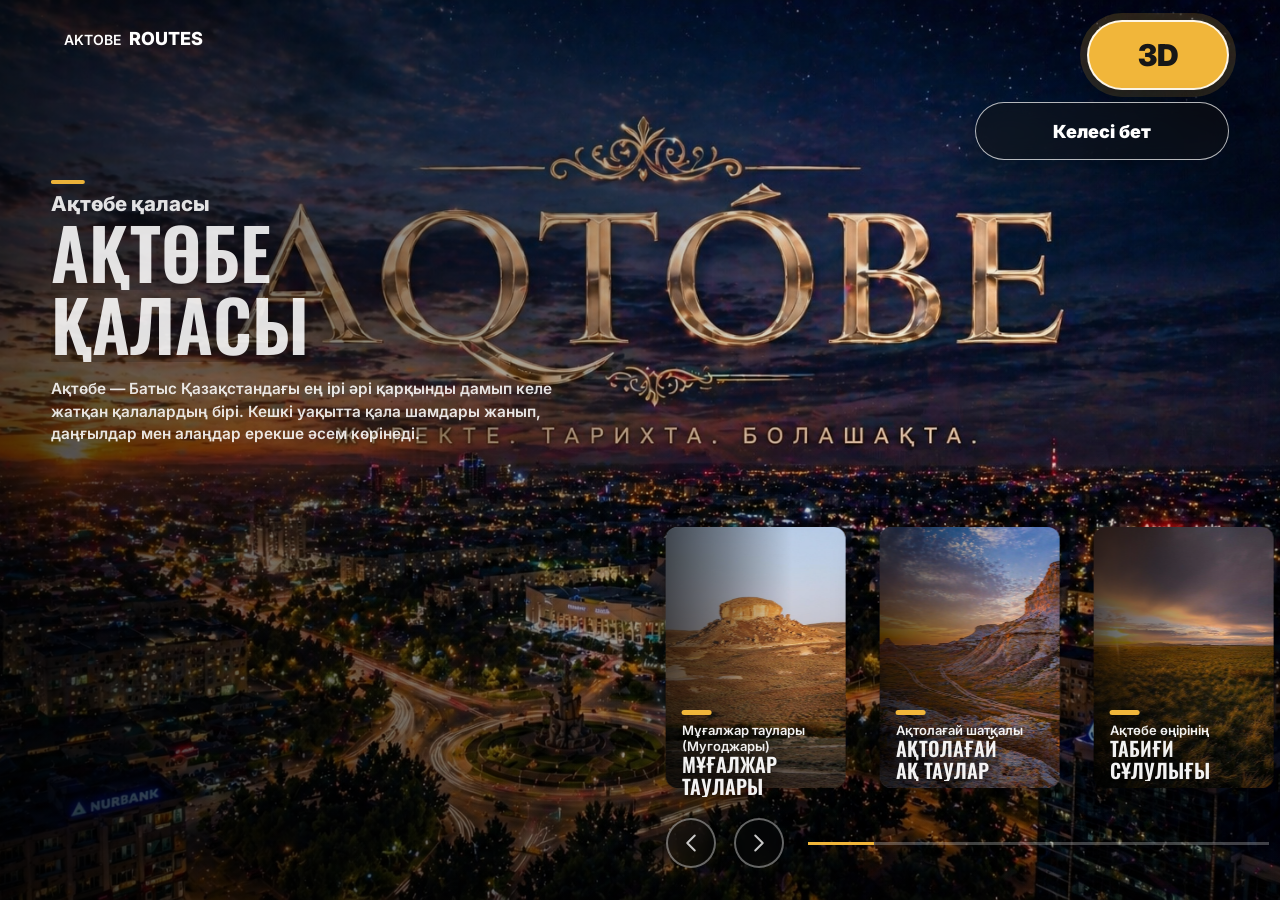
<file: index.html>
<!DOCTYPE html>
<html lang="kk">
  <head>
    <meta charset="UTF-8" />
    <meta name="viewport" content="width=device-width, initial-scale=1.0" />
    <title>Aktobe Animated Cards</title>
    <link rel="icon" href="data:," />
    <link rel="stylesheet" href="./style.css" />
  </head>
  <body>
    <div class="indicator" aria-hidden="true"></div>

    <header class="brand" aria-label="Aktobe Routes">
      <span>Aktobe</span>
      <strong>Routes</strong>
    </header>

    <div class="quick-actions" aria-label="Жылдам өту">
      <a class="tour-link" href="https://visitaktobe.kz/ru/virtualtours" aria-label="3D турға өту">3D</a>
      <a class="next-page-link" href="./nature.html">Келесі бет</a>
    </div>

    <main id="demo"></main>

    <section class="details" id="details-even" aria-live="polite">
      <div class="place-box">
        <div class="text"></div>
      </div>
      <div class="title-box-1"><div class="title-1"></div></div>
      <div class="title-box-2"><div class="title-2"></div></div>
      <div class="desc"></div>
      <div class="cta">
        <button class="bookmark" type="button" aria-label="Сақтау">
          <svg xmlns="http://www.w3.org/2000/svg" viewBox="0 0 24 24" fill="currentColor">
            <path
              fill-rule="evenodd"
              d="M6.32 2.577a49.255 49.255 0 0111.36 0c1.497.174 2.57 1.46 2.57 2.93V21a.75.75 0 01-1.085.67L12 18.089l-7.165 3.583A.75.75 0 013.75 21V5.507c0-1.47 1.073-2.756 2.57-2.93z"
              clip-rule="evenodd"
            />
          </svg>
        </button>
        <button class="discover" type="button">Орынды көру</button>
      </div>
    </section>

    <section class="details" id="details-odd" aria-live="polite">
      <div class="place-box">
        <div class="text"></div>
      </div>
      <div class="title-box-1"><div class="title-1"></div></div>
      <div class="title-box-2"><div class="title-2"></div></div>
      <div class="desc"></div>
      <div class="cta">
        <button class="bookmark" type="button" aria-label="Сақтау">
          <svg xmlns="http://www.w3.org/2000/svg" viewBox="0 0 24 24" fill="currentColor">
            <path
              fill-rule="evenodd"
              d="M6.32 2.577a49.255 49.255 0 0111.36 0c1.497.174 2.57 1.46 2.57 2.93V21a.75.75 0 01-1.085.67L12 18.089l-7.165 3.583A.75.75 0 013.75 21V5.507c0-1.47 1.073-2.756 2.57-2.93z"
              clip-rule="evenodd"
            />
          </svg>
        </button>
        <button class="discover" type="button">Орынды көру</button>
      </div>
    </section>

    <nav class="pagination" id="pagination" aria-label="Слайдтар">
      <button class="arrow arrow-left" type="button" aria-label="Алдыңғы слайд">
        <svg xmlns="http://www.w3.org/2000/svg" fill="none" viewBox="0 0 24 24" stroke="currentColor">
          <path stroke-linecap="round" stroke-linejoin="round" d="M15.75 19.5L8.25 12l7.5-7.5" />
        </svg>
      </button>
      <button class="arrow arrow-right" type="button" aria-label="Келесі слайд">
        <svg xmlns="http://www.w3.org/2000/svg" fill="none" viewBox="0 0 24 24" stroke="currentColor">
          <path stroke-linecap="round" stroke-linejoin="round" d="M8.25 4.5l7.5 7.5-7.5 7.5" />
        </svg>
      </button>
      <div class="progress-sub-container">
        <div class="progress-sub-background">
          <div class="progress-sub-foreground"></div>
        </div>
      </div>
      <div class="slide-numbers">
        <div class="item" id="slide-current">01</div>
        <div class="item" id="slide-next">02</div>
      </div>
    </nav>

    <div class="cover" aria-hidden="true"></div>

    <script src="./vendor/gsap.min.js"></script>
    <script src="./script.js"></script>
  </body>
</html>
</file>
<file: style.css>
@import url("https://fonts.googleapis.com/css2?family=Inter:wght@400;500;600;700;800&family=Oswald:wght@500;600&display=swap");

* {
  box-sizing: border-box;
}

html,
body {
  width: 100%;
  height: 100%;
}

body {
  margin: 0;
  background: #111111;
  color: #ffffffe6;
  position: relative;
  overflow: hidden;
  font-family: "Inter", system-ui, -apple-system, BlinkMacSystemFont, "Segoe UI", sans-serif;
}

button {
  font: inherit;
}

#demo {
  position: fixed;
  inset: 0;
  overflow: hidden;
}

.brand {
  position: fixed;
  top: 28px;
  left: clamp(24px, 5vw, 70px);
  z-index: 80;
  display: inline-flex;
  align-items: baseline;
  gap: 8px;
  color: #ffffff;
  text-transform: uppercase;
  text-shadow: 0 12px 30px rgba(0, 0, 0, 0.4);
}

.brand span {
  font-size: 14px;
  font-weight: 600;
}

.brand strong {
  font-size: 18px;
  font-weight: 800;
}

.quick-actions {
  position: fixed;
  top: 20px;
  right: clamp(22px, 4vw, 64px);
  z-index: 82;
  display: flex;
  flex-direction: column;
  align-items: flex-end;
  gap: 12px;
}

.tour-link,
.next-page-link {
  display: inline-flex;
  align-items: center;
  justify-content: center;
  border-radius: 999px;
  text-decoration: none;
  font-weight: 900;
  letter-spacing: 0;
  backdrop-filter: blur(12px);
  transition:
    transform 180ms ease,
    border-color 180ms ease,
    background 180ms ease;
}

.tour-link {
  min-width: 142px;
  height: 70px;
  padding: 0 38px;
  border: 2px solid rgba(255, 255, 255, 0.88);
  background: #f1b63a;
  color: #171717;
  font-size: 30px;
  box-shadow:
    0 18px 42px rgba(0, 0, 0, 0.34),
    0 0 0 7px rgba(241, 182, 58, 0.18);
}

.next-page-link {
  min-width: 254px;
  height: 58px;
  padding: 0 30px;
  border: 1px solid rgba(255, 255, 255, 0.7);
  background: rgba(17, 17, 17, 0.48);
  color: #ffffff;
  font-size: 18px;
  box-shadow: 0 14px 34px rgba(0, 0, 0, 0.28);
}

.tour-link:hover {
  transform: translateY(-1px);
  border-color: rgba(255, 255, 255, 0.9);
  background: #ffffff;
}

.next-page-link:hover {
  transform: translateY(-1px);
  border-color: rgba(255, 255, 255, 0.9);
  background: rgba(255, 255, 255, 0.92);
  color: #171717;
}

.card {
  position: absolute;
  left: 0;
  top: 0;
  overflow: hidden;
  background-position: center;
  background-size: cover;
  box-shadow: 0 18px 45px rgba(0, 0, 0, 0.48);
  will-change: transform, width, height;
}

.card::before {
  position: absolute;
  inset: 0;
  content: "";
  background:
    linear-gradient(90deg, rgba(0, 0, 0, 0.68) 0%, rgba(0, 0, 0, 0.4) 34%, rgba(0, 0, 0, 0.04) 70%),
    linear-gradient(0deg, rgba(0, 0, 0, 0.32) 0%, rgba(0, 0, 0, 0) 48%);
}

.card-content {
  position: absolute;
  left: 0;
  top: 0;
  z-index: 40;
  width: 200px;
  overflow: hidden;
  color: #fffffff2;
  padding-left: 16px;
  padding-right: 12px;
  text-shadow: 0 6px 18px rgba(0, 0, 0, 0.65);
  pointer-events: none;
}

.content-place {
  margin-top: 7px;
  font-size: 13px;
  font-weight: 600;
}

.content-title-1,
.content-title-2 {
  font-weight: 600;
  font-size: 20px;
  line-height: 1.08;
  font-family: "Oswald", "Inter", sans-serif;
  text-transform: uppercase;
}

.content-start {
  width: 30px;
  height: 5px;
  border-radius: 99px;
  background-color: #f1b63a;
}

.details {
  z-index: 55;
  position: fixed;
  top: clamp(178px, 20vh, 238px);
  left: clamp(24px, 4.2vw, 76px);
  width: min(980px, calc(100vw - 48px));
  text-shadow: 0 18px 42px rgba(0, 0, 0, 0.52);
}

.details .place-box {
  height: clamp(38px, 3vw, 50px);
  overflow: hidden;
}

.details .place-box .text {
  position: relative;
  display: inline-flex;
  padding-top: clamp(12px, 1vw, 16px);
  font-size: clamp(16px, 1.6vw, 29px);
  line-height: 1.08;
  font-weight: 800;
}

.details .place-box .text::before {
  top: 0;
  left: 0;
  position: absolute;
  content: "";
  width: clamp(34px, 2.6vw, 48px);
  height: clamp(3px, 0.3vw, 5px);
  border-radius: 99px;
  background-color: #f1b63a;
}

.details .title-1,
.details .title-2 {
  font-weight: 600;
  font-size: clamp(44px, 5.5vw, 109px);
  line-height: 0.96;
  font-family: "Oswald", "Inter", sans-serif;
  text-transform: uppercase;
}

.details .title-box-1,
.details .title-box-2 {
  height: clamp(46px, 5.6vw, 112px);
  overflow: hidden;
}

.details > .desc {
  margin-top: clamp(14px, 1.3vw, 24px);
  width: min(680px, 42vw);
  font-size: clamp(14px, 1.2vw, 22px);
  line-height: 1.45;
  font-weight: 600;
  color: rgba(255, 255, 255, 0.9);
}

.details > .cta {
  display: none;
}

.details > .cta > .bookmark {
  border: none;
  background-color: #f1b63a;
  width: 42px;
  height: 42px;
  border-radius: 999px;
  color: #171717;
  display: grid;
  place-items: center;
  cursor: pointer;
  box-shadow: 0 14px 30px rgba(0, 0, 0, 0.24);
}

.details > .cta > .bookmark svg {
  width: 21px;
  height: 21px;
}

.details > .cta > .discover {
  border: 1px solid rgba(255, 255, 255, 0.72);
  background-color: rgba(255, 255, 255, 0.08);
  height: 42px;
  border-radius: 999px;
  color: #ffffff;
  padding: 5px 24px;
  font-size: 12px;
  font-weight: 800;
  margin-left: 16px;
  text-transform: uppercase;
  cursor: pointer;
  backdrop-filter: blur(12px);
}

.indicator {
  position: fixed;
  left: 0;
  right: 0;
  top: 0;
  height: 5px;
  z-index: 90;
  background-color: #f1b63a;
}

.pagination {
  position: fixed;
  left: 0;
  top: 0;
  display: inline-flex;
  align-items: center;
  z-index: 70;
}

.pagination > .arrow {
  width: 50px;
  height: 50px;
  border-radius: 999px;
  border: 2px solid rgba(255, 255, 255, 0.38);
  background-color: rgba(18, 18, 18, 0.18);
  color: rgba(255, 255, 255, 0.78);
  display: grid;
  place-items: center;
  cursor: pointer;
  backdrop-filter: blur(10px);
}

.pagination > .arrow:hover {
  border-color: rgba(255, 255, 255, 0.86);
  color: #ffffff;
}

.pagination > .arrow:nth-child(2) {
  margin-left: 18px;
}

.pagination > .arrow svg {
  width: 24px;
  height: 24px;
  stroke-width: 2;
}

.pagination .progress-sub-container {
  margin-left: 24px;
  width: min(500px, 36vw);
  height: 50px;
  display: flex;
  align-items: center;
}

.pagination .progress-sub-background {
  width: 100%;
  height: 3px;
  background-color: rgba(255, 255, 255, 0.25);
}

.pagination .progress-sub-foreground {
  width: 0;
  height: 3px;
  background-color: #f1b63a;
}

.pagination .slide-numbers {
  width: 58px;
  height: 50px;
  overflow: hidden;
  position: relative;
  margin-left: 8px;
}

.pagination .slide-numbers .item {
  width: 58px;
  height: 50px;
  position: absolute;
  color: white;
  top: 0;
  left: 0;
  display: grid;
  place-items: center;
  font-size: 30px;
  font-weight: 800;
}

.cover {
  position: fixed;
  left: 0;
  top: 0;
  width: 100vw;
  height: 100vh;
  background: #fff;
  z-index: 100;
}

@media (max-width: 860px) {
  html,
  body,
  #demo {
    min-height: 100svh;
  }

  .brand {
    top: 18px;
    left: 18px;
  }

  .quick-actions {
    top: 14px;
    right: 14px;
    gap: 8px;
  }

  .tour-link {
    min-width: 86px;
    height: 48px;
    padding: 0 22px;
    font-size: 20px;
  }

  .next-page-link {
    min-width: 168px;
    height: 42px;
    padding: 0 18px;
    font-size: 14px;
  }

  .details {
    top: 128px;
    left: 18px;
    width: calc(100vw - 36px);
  }

  .details .place-box {
    height: 34px;
  }

  .details .place-box .text {
    padding-top: 10px;
    font-size: clamp(14px, 3vw, 18px);
  }

  .details .place-box .text::before {
    width: 32px;
    height: 3px;
  }

  .details .title-1,
  .details .title-2 {
    font-size: clamp(32px, 7vw, 48px);
    line-height: 0.98;
  }

  .details .title-box-1,
  .details .title-box-2 {
    height: clamp(34px, 7.5vw, 52px);
  }

  .details > .desc {
    width: min(100%, 92vw);
    max-width: 92vw;
    font-size: clamp(13px, 2.4vw, 16px);
    line-height: 1.45;
  }

  .details > .cta {
    margin-top: 20px;
  }

  .pagination .progress-sub-container {
    display: none;
  }

  .card-content {
    display: block;
    padding-left: 10px;
    padding-right: 8px;
  }

  .content-place {
    margin-top: 6px;
    font-size: 10px;
    line-height: 1.16;
  }

  .content-title-1,
  .content-title-2 {
    font-size: 15px;
    line-height: 1.04;
  }

  .content-start {
    width: 24px;
    height: 4px;
  }
}

@media (max-width: 560px) {
  .brand {
    top: 16px;
    left: 16px;
    gap: 6px;
  }

  .brand span {
    font-size: 12px;
  }

  .brand strong {
    font-size: 15px;
  }

  .quick-actions {
    top: 12px;
    right: 12px;
    gap: 6px;
  }

  .tour-link {
    min-width: 68px;
    height: 40px;
    padding: 0 18px;
    font-size: 18px;
    box-shadow:
      0 14px 32px rgba(0, 0, 0, 0.32),
      0 0 0 5px rgba(241, 182, 58, 0.16);
  }

  .next-page-link {
    min-width: 132px;
    height: 36px;
    padding: 0 14px;
    font-size: 12px;
  }

  .details {
    top: 118px;
    left: 16px;
    width: calc(100vw - 32px);
  }

  .details .place-box {
    height: 32px;
  }

  .details .place-box .text {
    padding-top: 10px;
    font-size: 14px;
  }

  .details .title-1,
  .details .title-2 {
    font-size: clamp(32px, 11vw, 44px);
    line-height: 0.98;
  }

  .details .title-box-1,
  .details .title-box-2 {
    height: clamp(32px, 10.5vw, 44px);
  }

  .details > .desc {
    margin-top: 14px;
    font-size: clamp(12px, 3vw, 14px);
    line-height: 1.5;
    max-width: min(330px, 100%);
  }

  .pagination > .arrow {
    width: 42px;
    height: 42px;
  }

  .pagination > .arrow:nth-child(2) {
    margin-left: 12px;
  }

  .pagination .slide-numbers {
    width: 48px;
    height: 42px;
  }

  .pagination .slide-numbers .item {
    width: 48px;
    height: 42px;
    font-size: 24px;
  }

  .content-place {
    font-size: 9px;
  }

  .content-title-1,
  .content-title-2 {
    font-size: 13px;
  }
}
</file>
